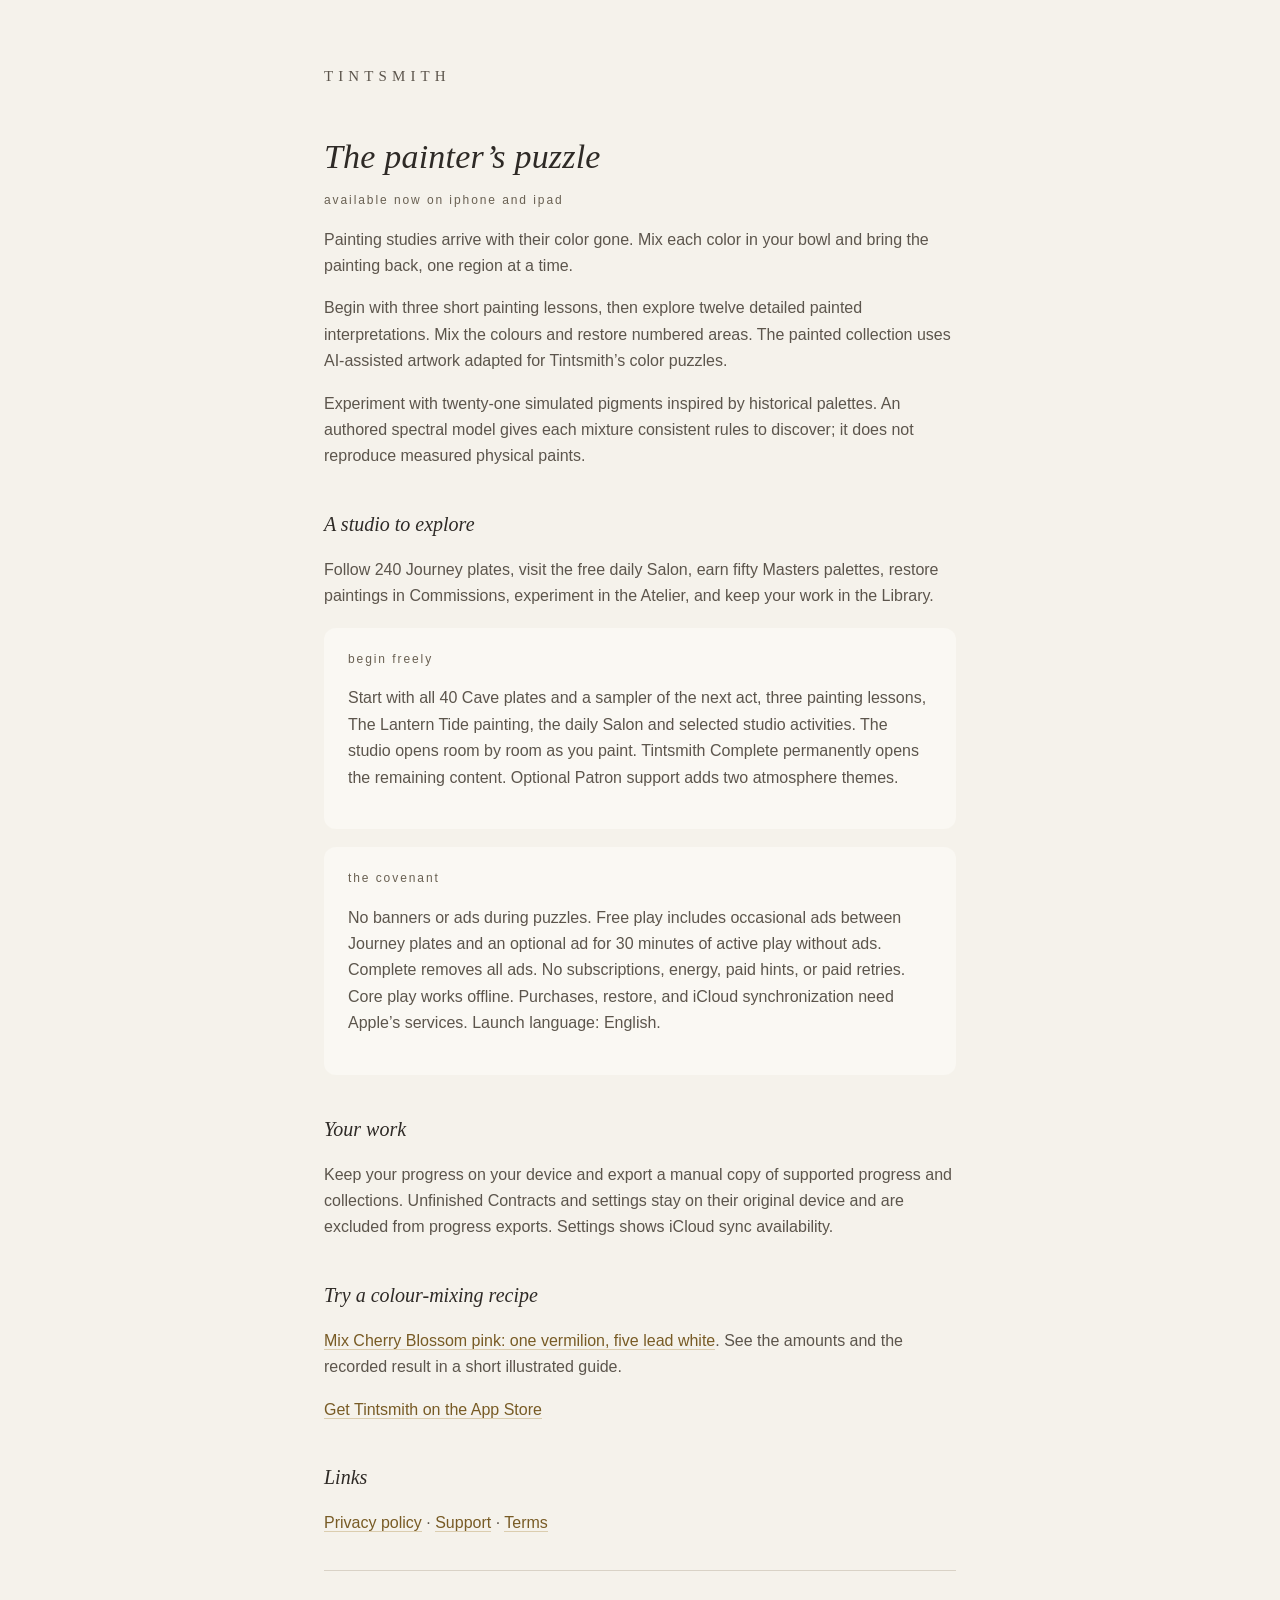
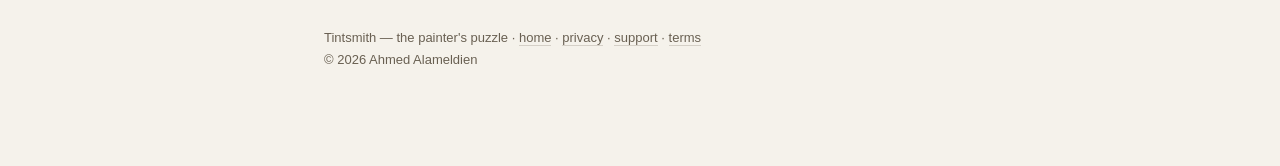
<file: index.html>
<!doctype html><html lang="en"><head>
<meta charset="utf-8"><meta name="viewport" content="width=device-width,initial-scale=1">
<title>Tintsmith · The Painter's Puzzle</title><link rel="stylesheet" href="./_style.css">
</head><body><main class="wrap">
<p class="mark">Tintsmith</p>
<h1>The painter’s puzzle</h1>
<p class="label">Available now on iPhone and iPad</p>
<p>Painting studies arrive with their color gone. Mix each color in your bowl and bring the painting back, one region at a time.</p>
<p>Begin with three short painting lessons, then explore twelve detailed painted interpretations. Mix the colours and restore numbered areas. The painted collection uses AI-assisted artwork adapted for Tintsmith’s color puzzles.</p>
<p>Experiment with twenty-one simulated pigments inspired by historical palettes. An authored spectral model gives each mixture consistent rules to discover; it does not reproduce measured physical paints.</p>
<h2>A studio to explore</h2>
<p>Follow 240 Journey plates, visit the free daily Salon, earn fifty Masters palettes, restore paintings in Commissions, experiment in the Atelier, and keep your work in the Library.</p>
<div class="card"><p class="label">begin freely</p>
<p>Start with all 40 Cave plates and a sampler of the next act, three painting lessons, The Lantern Tide painting, the daily Salon and selected studio activities. The studio opens room by room as you paint. Tintsmith Complete permanently opens the remaining content. Optional Patron support adds two atmosphere themes.</p></div>
<div class="card"><p class="label">the covenant</p>
<p>No banners or ads during puzzles. Free play includes occasional ads between Journey plates and an optional ad for 30 minutes of active play without ads. Complete removes all ads. No subscriptions, energy, paid hints, or paid retries. Core play works offline. Purchases, restore, and iCloud synchronization need Apple’s services. Launch language: English.</p></div>
<h2>Your work</h2>
<p>Keep your progress on your device and export a manual copy of supported progress and collections. Unfinished Contracts and settings stay on their original device and are excluded from progress exports. Settings shows iCloud sync availability.</p>
<h2>Try a colour-mixing recipe</h2>
<p><a href="./guides/cherry-blossom/">Mix Cherry Blossom pink: one vermilion, five lead white</a>. See the amounts and the recorded result in a short illustrated guide.</p>
<p><a href="https://apps.apple.com/app/id6820236077">Get Tintsmith on the App Store</a></p>
<h2>Links</h2>
<p><a href="./privacy/">Privacy policy</a> · <a href="./support/">Support</a> · <a href="./terms/">Terms</a></p>
<div class="rule"></div>
<footer>Tintsmith — the painter's puzzle · <a href="./">home</a> · <a href="./privacy/">privacy</a> · <a href="./support/">support</a> · <a href="./terms/">terms</a><br>© 2026 Ahmed Alameldien</footer>
</main></body></html>
</file>
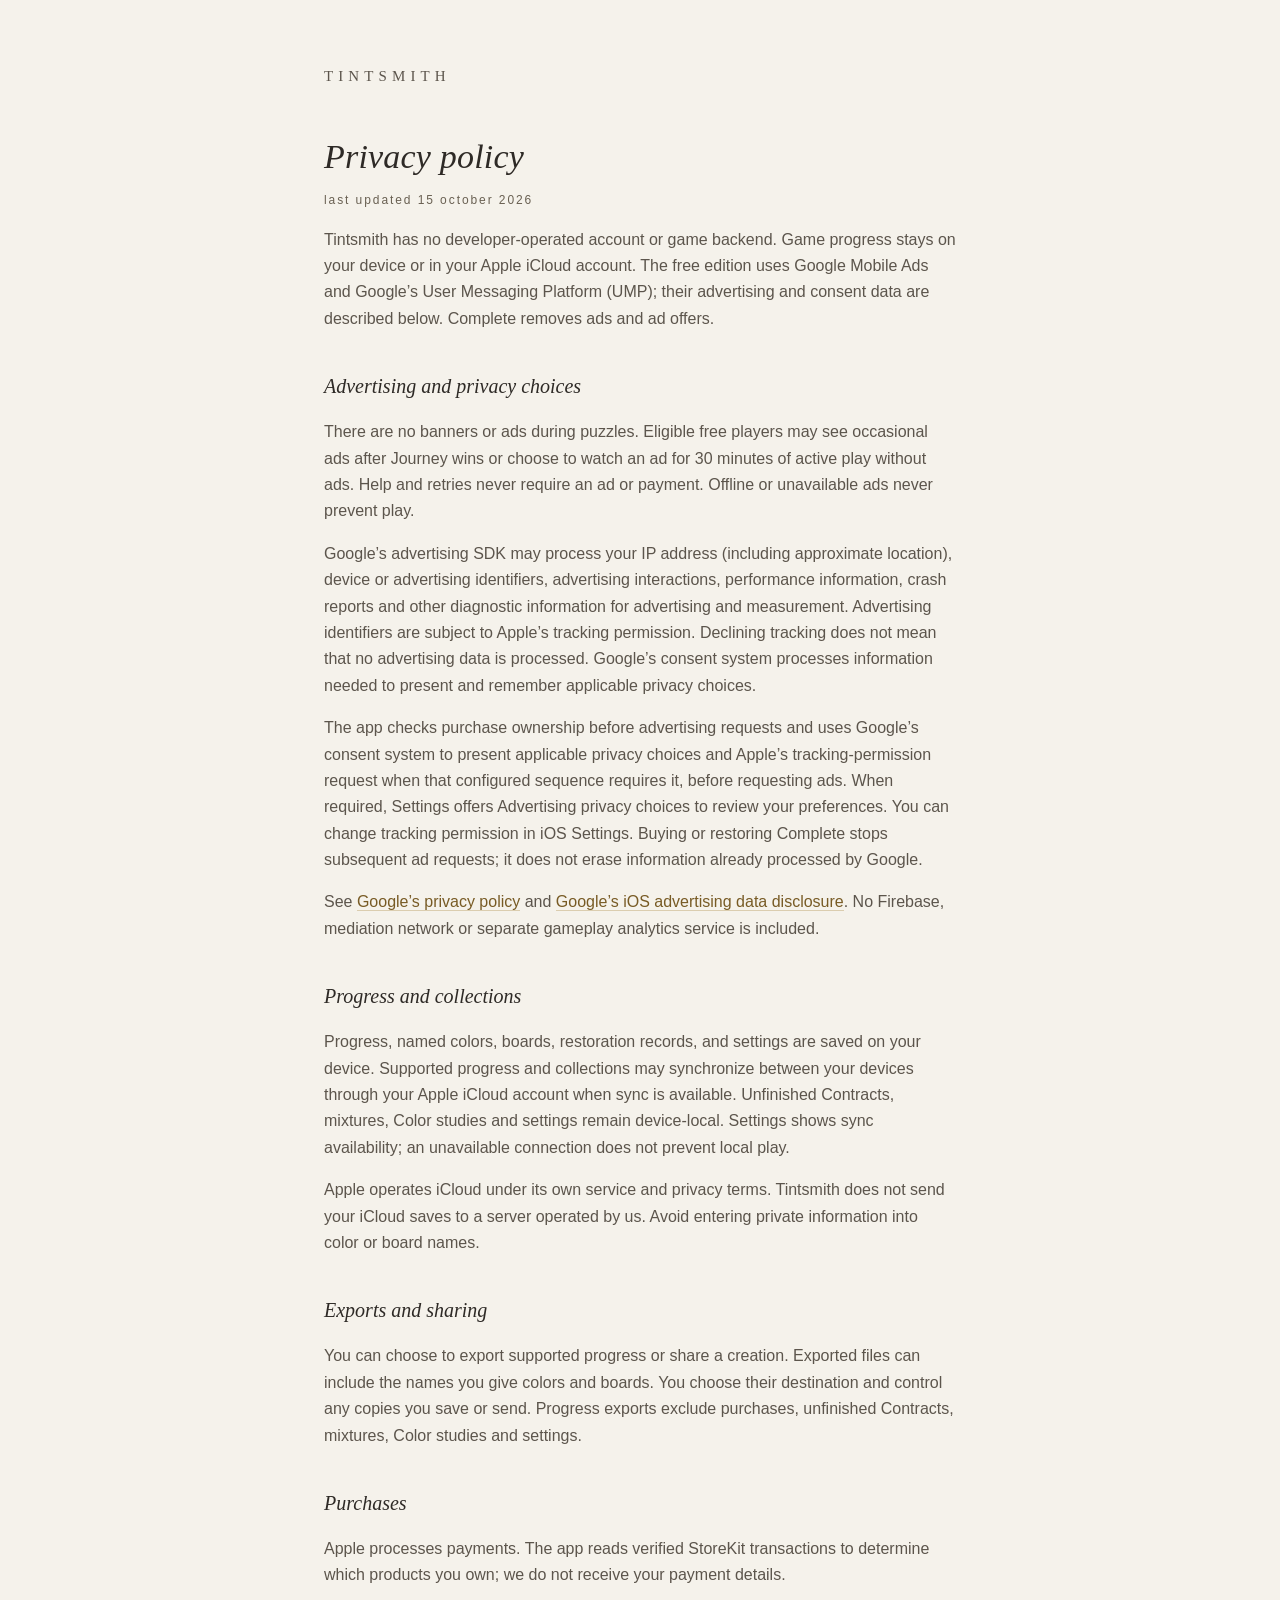
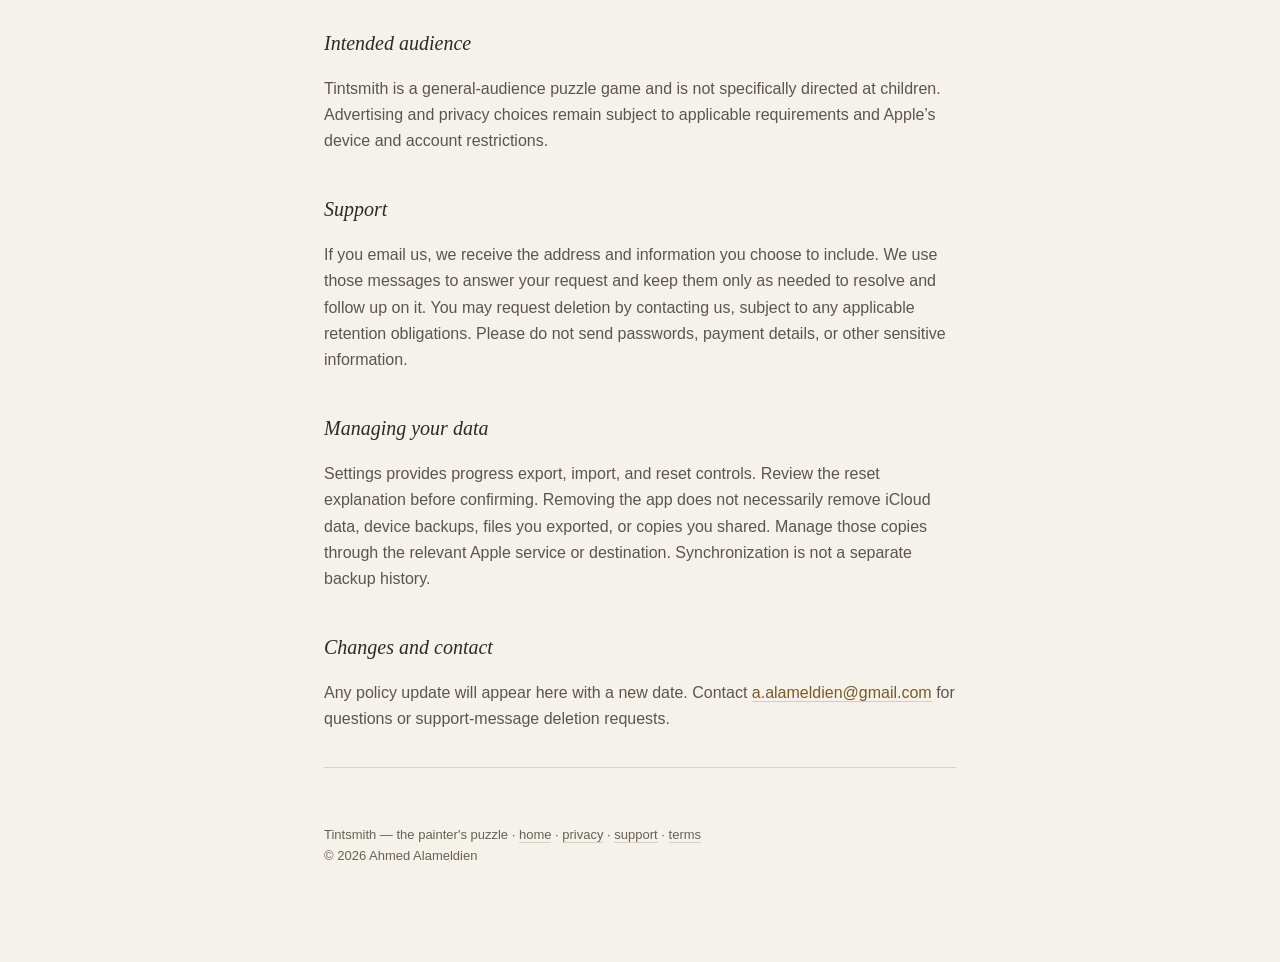
<file: privacy/index.html>
<!doctype html><html lang="en"><head>
<meta charset="utf-8"><meta name="viewport" content="width=device-width,initial-scale=1">
<title>Privacy Policy · Tintsmith</title><link rel="stylesheet" href="../_style.css">
</head><body><main class="wrap">
<p class="mark">Tintsmith</p><h1>Privacy policy</h1>
<p class="label">last updated 15 October 2026</p>
<p>Tintsmith has no developer-operated account or game backend. Game progress stays on your device or in your Apple iCloud account. The free edition uses Google Mobile Ads and Google’s User Messaging Platform (UMP); their advertising and consent data are described below. Complete removes ads and ad offers.</p>
<h2>Advertising and privacy choices</h2>
<p>There are no banners or ads during puzzles. Eligible free players may see occasional ads after Journey wins or choose to watch an ad for 30 minutes of active play without ads. Help and retries never require an ad or payment. Offline or unavailable ads never prevent play.</p>
<p>Google’s advertising SDK may process your IP address (including approximate location), device or advertising identifiers, advertising interactions, performance information, crash reports and other diagnostic information for advertising and measurement. Advertising identifiers are subject to Apple’s tracking permission. Declining tracking does not mean that no advertising data is processed. Google’s consent system processes information needed to present and remember applicable privacy choices.</p>
<p>The app checks purchase ownership before advertising requests and uses Google’s consent system to present applicable privacy choices and Apple’s tracking-permission request when that configured sequence requires it, before requesting ads. When required, Settings offers Advertising privacy choices to review your preferences. You can change tracking permission in iOS Settings. Buying or restoring Complete stops subsequent ad requests; it does not erase information already processed by Google.</p>
<p>See <a href="https://policies.google.com/privacy">Google’s privacy policy</a> and <a href="https://developers.google.com/admob/ios/privacy/data-disclosure">Google’s iOS advertising data disclosure</a>. No Firebase, mediation network or separate gameplay analytics service is included.</p>
<h2>Progress and collections</h2>
<p>Progress, named colors, boards, restoration records, and settings are saved on your device. Supported progress and collections may synchronize between your devices through your Apple iCloud account when sync is available. Unfinished Contracts, mixtures, Color studies and settings remain device-local. Settings shows sync availability; an unavailable connection does not prevent local play.</p>
<p>Apple operates iCloud under its own service and privacy terms. Tintsmith does not send your iCloud saves to a server operated by us. Avoid entering private information into color or board names.</p>
<h2>Exports and sharing</h2>
<p>You can choose to export supported progress or share a creation. Exported files can include the names you give colors and boards. You choose their destination and control any copies you save or send. Progress exports exclude purchases, unfinished Contracts, mixtures, Color studies and settings.</p>
<h2>Purchases</h2>
<p>Apple processes payments. The app reads verified StoreKit transactions to determine which products you own; we do not receive your payment details.</p>
<h2>Intended audience</h2>
<p>Tintsmith is a general-audience puzzle game and is not specifically directed at children. Advertising and privacy choices remain subject to applicable requirements and Apple’s device and account restrictions.</p>
<h2>Support</h2>
<p>If you email us, we receive the address and information you choose to include. We use those messages to answer your request and keep them only as needed to resolve and follow up on it. You may request deletion by contacting us, subject to any applicable retention obligations. Please do not send passwords, payment details, or other sensitive information.</p>
<h2>Managing your data</h2>
<p>Settings provides progress export, import, and reset controls. Review the reset explanation before confirming. Removing the app does not necessarily remove iCloud data, device backups, files you exported, or copies you shared. Manage those copies through the relevant Apple service or destination. Synchronization is not a separate backup history.</p>
<h2>Changes and contact</h2>
<p>Any policy update will appear here with a new date. Contact <a href="mailto:a.alameldien@gmail.com">a.alameldien@gmail.com</a> for questions or support-message deletion requests.</p>
<div class="rule"></div><footer>Tintsmith — the painter's puzzle · <a href="../">home</a> · <a href="../privacy/">privacy</a> · <a href="../support/">support</a> · <a href="../terms/">terms</a><br>© 2026 Ahmed Alameldien</footer>
</main></body></html>
</file>
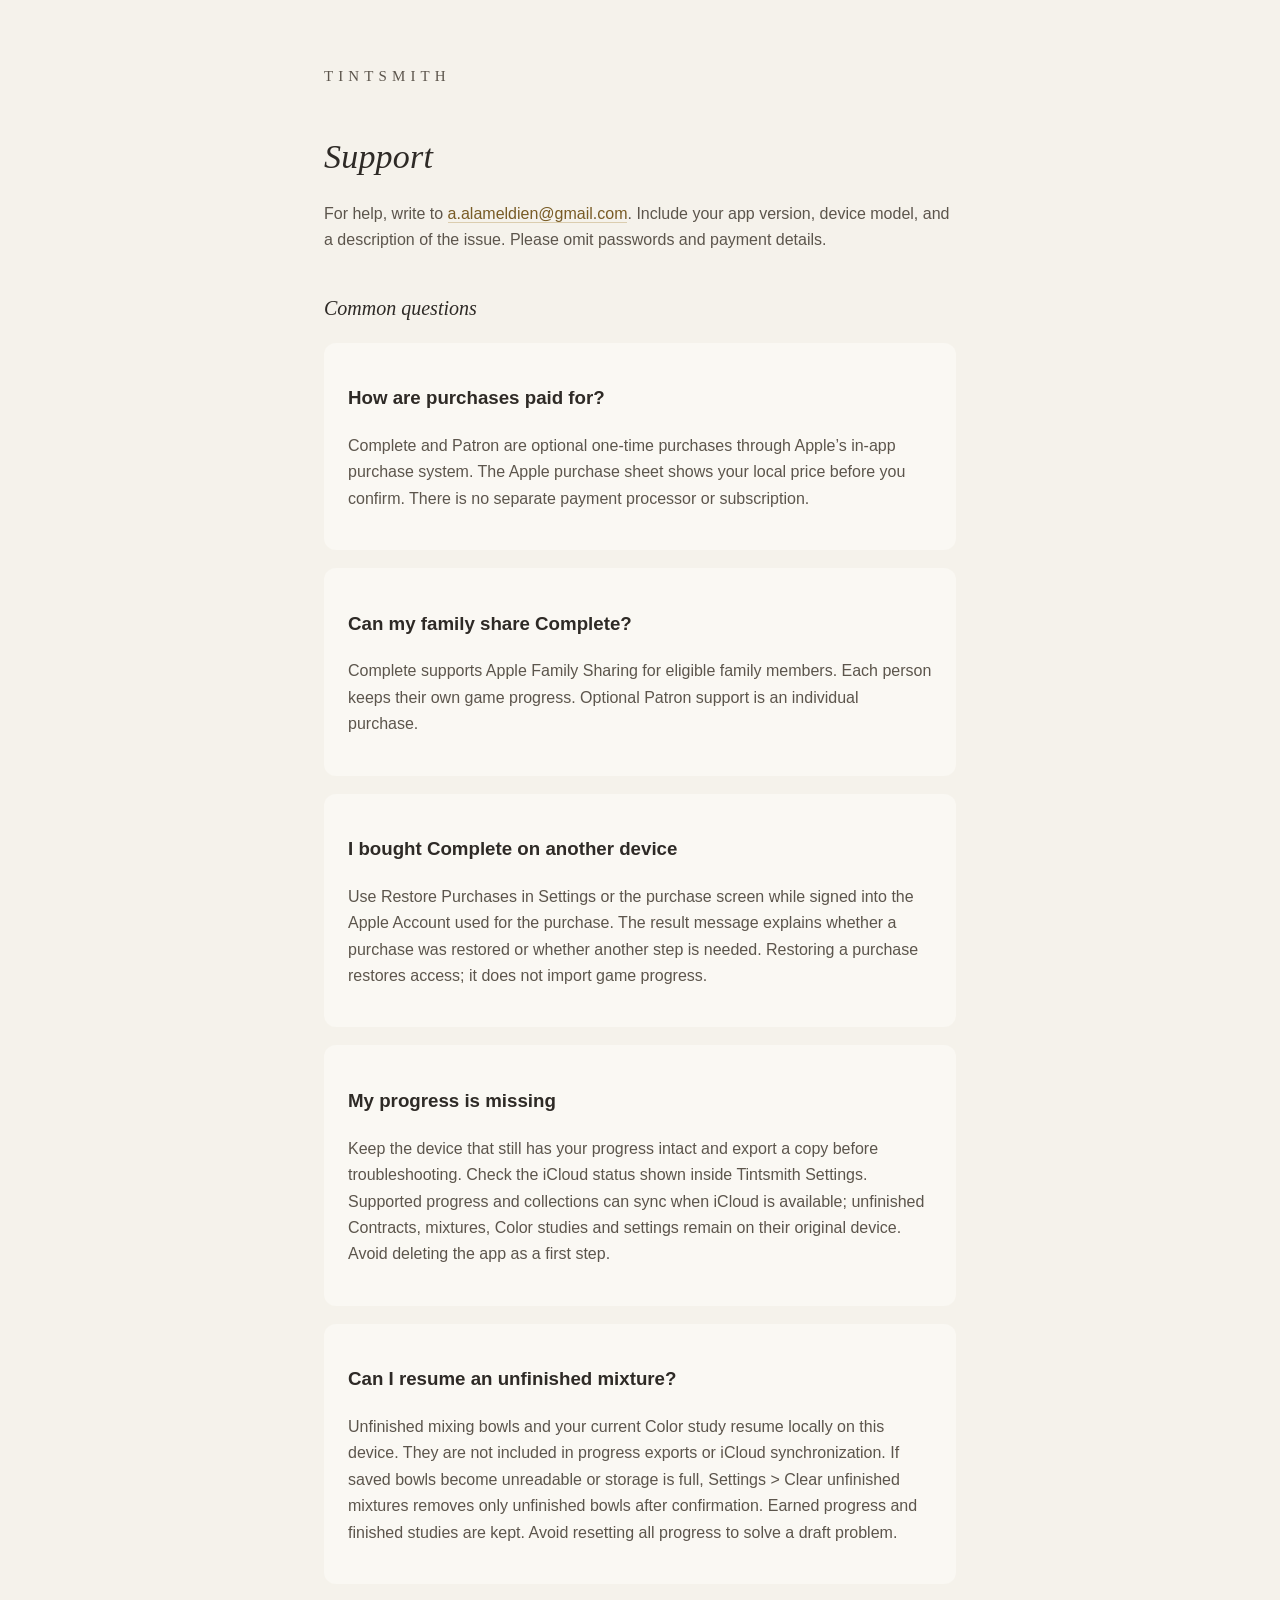
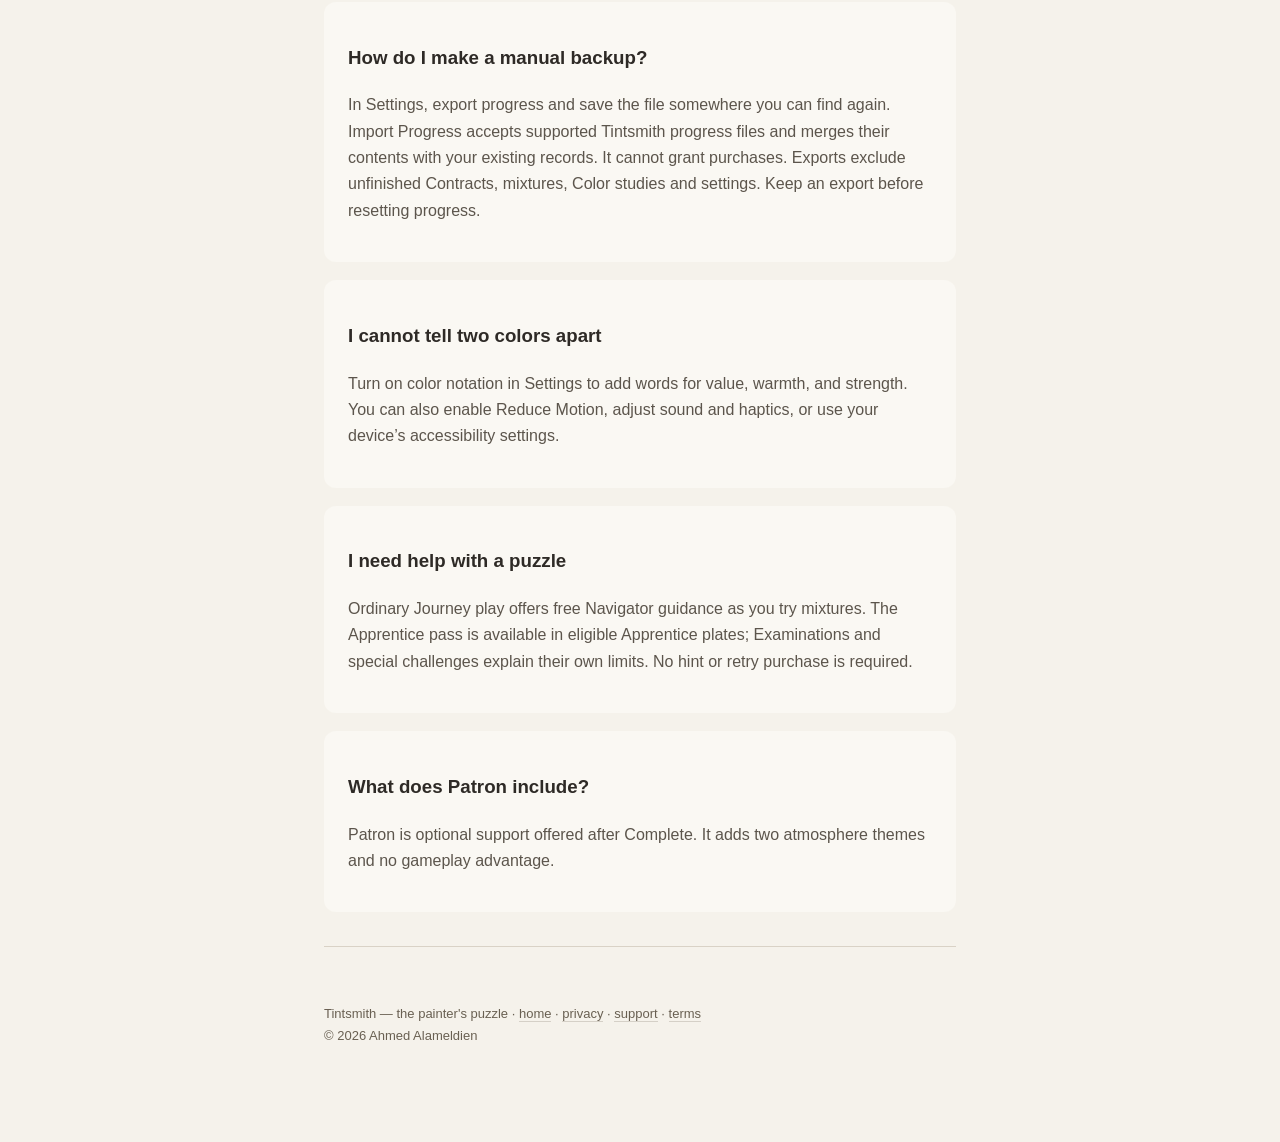
<file: support/index.html>
<!doctype html><html lang="en"><head>
<meta charset="utf-8"><meta name="viewport" content="width=device-width,initial-scale=1">
<title>Support · Tintsmith</title><link rel="stylesheet" href="../_style.css">
</head><body><main class="wrap">
<p class="mark">Tintsmith</p><h1>Support</h1>
<p>For help, write to <a href="mailto:a.alameldien@gmail.com">a.alameldien@gmail.com</a>. Include your app version, device model, and a description of the issue. Please omit passwords and payment details.</p>
<h2>Common questions</h2>
<div class="card"><h3>How are purchases paid for?</h3><p>Complete and Patron are optional one-time purchases through Apple’s in-app purchase system. The Apple purchase sheet shows your local price before you confirm. There is no separate payment processor or subscription.</p></div>
<div class="card"><h3>Can my family share Complete?</h3><p>Complete supports Apple Family Sharing for eligible family members. Each person keeps their own game progress. Optional Patron support is an individual purchase.</p></div>
<div class="card"><h3>I bought Complete on another device</h3><p>Use Restore Purchases in Settings or the purchase screen while signed into the Apple Account used for the purchase. The result message explains whether a purchase was restored or whether another step is needed. Restoring a purchase restores access; it does not import game progress.</p></div>
<div class="card"><h3>My progress is missing</h3><p>Keep the device that still has your progress intact and export a copy before troubleshooting. Check the iCloud status shown inside Tintsmith Settings. Supported progress and collections can sync when iCloud is available; unfinished Contracts, mixtures, Color studies and settings remain on their original device. Avoid deleting the app as a first step.</p></div>
<div class="card"><h3>Can I resume an unfinished mixture?</h3><p>Unfinished mixing bowls and your current Color study resume locally on this device. They are not included in progress exports or iCloud synchronization. If saved bowls become unreadable or storage is full, Settings &gt; Clear unfinished mixtures removes only unfinished bowls after confirmation. Earned progress and finished studies are kept. Avoid resetting all progress to solve a draft problem.</p></div>
<div class="card"><h3>How do I make a manual backup?</h3><p>In Settings, export progress and save the file somewhere you can find again. Import Progress accepts supported Tintsmith progress files and merges their contents with your existing records. It cannot grant purchases. Exports exclude unfinished Contracts, mixtures, Color studies and settings. Keep an export before resetting progress.</p></div>
<div class="card"><h3>I cannot tell two colors apart</h3><p>Turn on color notation in Settings to add words for value, warmth, and strength. You can also enable Reduce Motion, adjust sound and haptics, or use your device’s accessibility settings.</p></div>
<div class="card"><h3>I need help with a puzzle</h3><p>Ordinary Journey play offers free Navigator guidance as you try mixtures. The Apprentice pass is available in eligible Apprentice plates; Examinations and special challenges explain their own limits. No hint or retry purchase is required.</p></div>
<div class="card"><h3>What does Patron include?</h3><p>Patron is optional support offered after Complete. It adds two atmosphere themes and no gameplay advantage.</p></div>
<div class="rule"></div><footer>Tintsmith — the painter's puzzle · <a href="../">home</a> · <a href="../privacy/">privacy</a> · <a href="../support/">support</a> · <a href="../terms/">terms</a><br>© 2026 Ahmed Alameldien</footer>
</main></body></html>
</file>
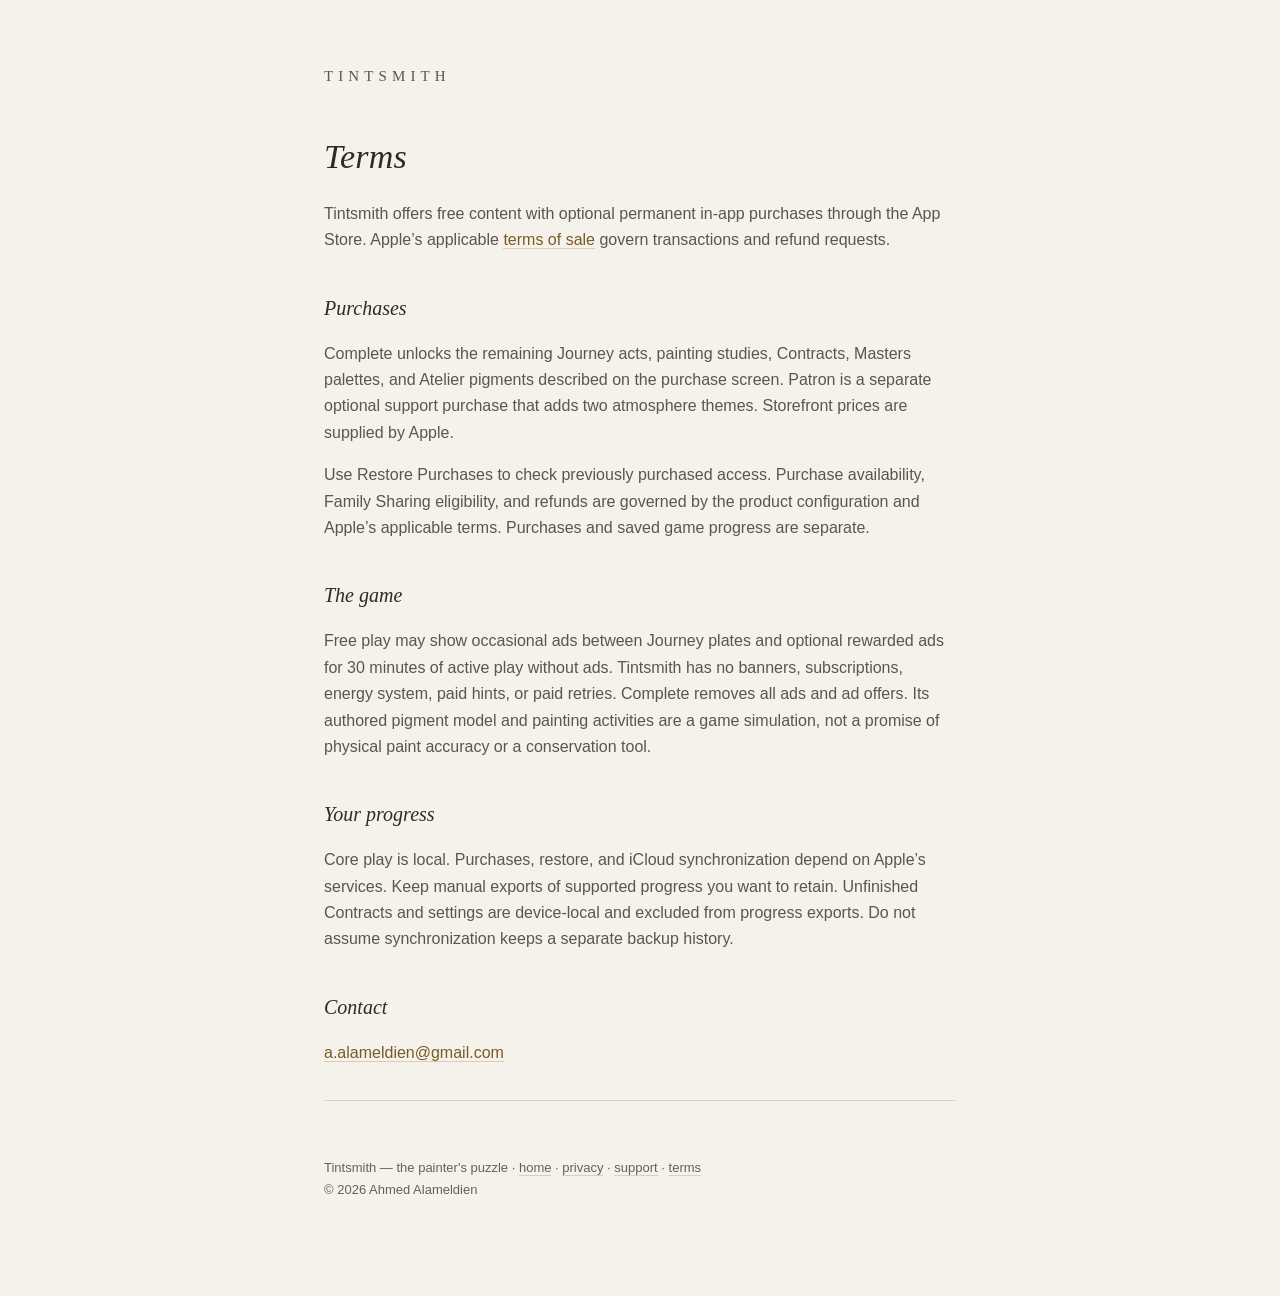
<file: terms/index.html>
<!doctype html><html lang="en"><head>
<meta charset="utf-8"><meta name="viewport" content="width=device-width,initial-scale=1">
<title>Terms · Tintsmith</title><link rel="stylesheet" href="../_style.css">
</head><body><main class="wrap">
<p class="mark">Tintsmith</p><h1>Terms</h1>
<p>Tintsmith offers free content with optional permanent in-app purchases through the App Store. Apple’s applicable <a href="https://www.apple.com/legal/internet-services/itunes/">terms of sale</a> govern transactions and refund requests.</p>
<h2>Purchases</h2>
<p>Complete unlocks the remaining Journey acts, painting studies, Contracts, Masters palettes, and Atelier pigments described on the purchase screen. Patron is a separate optional support purchase that adds two atmosphere themes. Storefront prices are supplied by Apple.</p>
<p>Use Restore Purchases to check previously purchased access. Purchase availability, Family Sharing eligibility, and refunds are governed by the product configuration and Apple’s applicable terms. Purchases and saved game progress are separate.</p>
<h2>The game</h2>
<p>Free play may show occasional ads between Journey plates and optional rewarded ads for 30 minutes of active play without ads. Tintsmith has no banners, subscriptions, energy system, paid hints, or paid retries. Complete removes all ads and ad offers. Its authored pigment model and painting activities are a game simulation, not a promise of physical paint accuracy or a conservation tool.</p>
<h2>Your progress</h2>
<p>Core play is local. Purchases, restore, and iCloud synchronization depend on Apple’s services. Keep manual exports of supported progress you want to retain. Unfinished Contracts and settings are device-local and excluded from progress exports. Do not assume synchronization keeps a separate backup history.</p>
<h2>Contact</h2><p><a href="mailto:a.alameldien@gmail.com">a.alameldien@gmail.com</a></p>
<div class="rule"></div><footer>Tintsmith — the painter's puzzle · <a href="../">home</a> · <a href="../privacy/">privacy</a> · <a href="../support/">support</a> · <a href="../terms/">terms</a><br>© 2026 Ahmed Alameldien</footer>
</main></body></html>
</file>
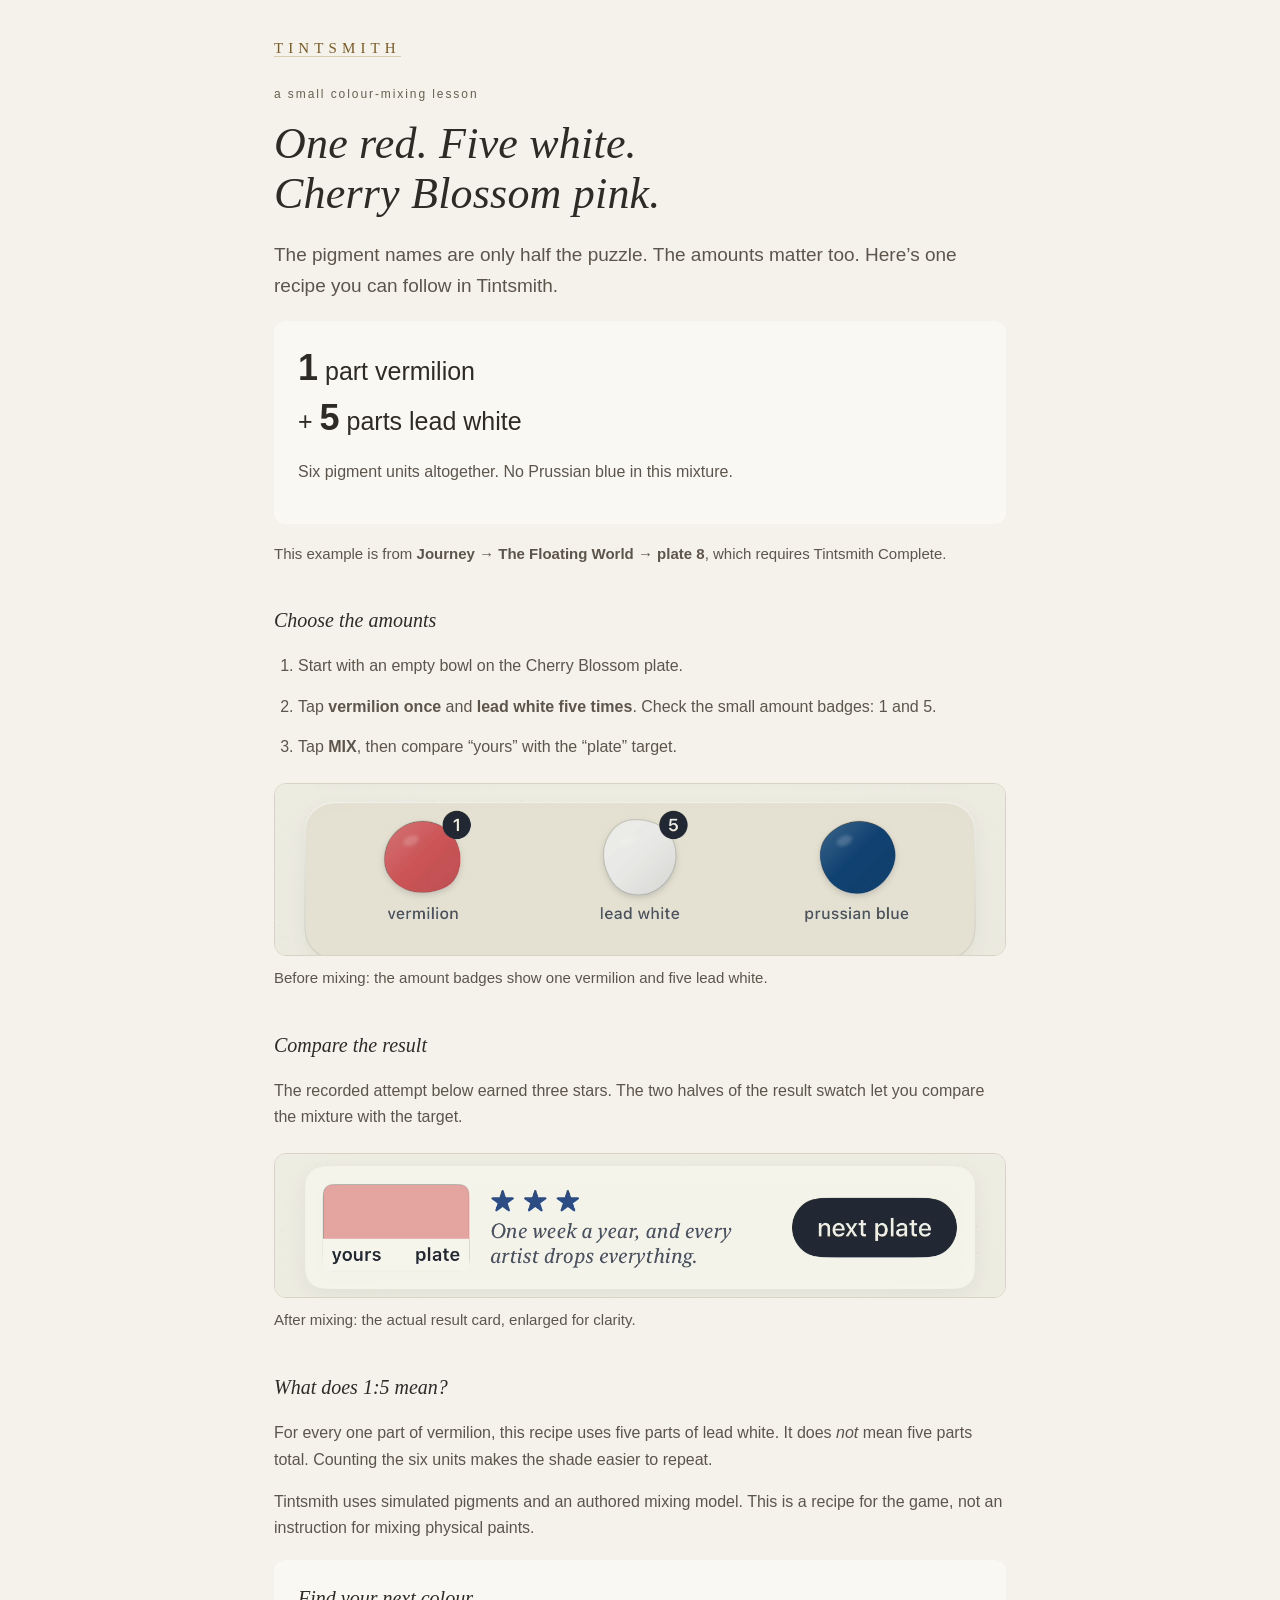
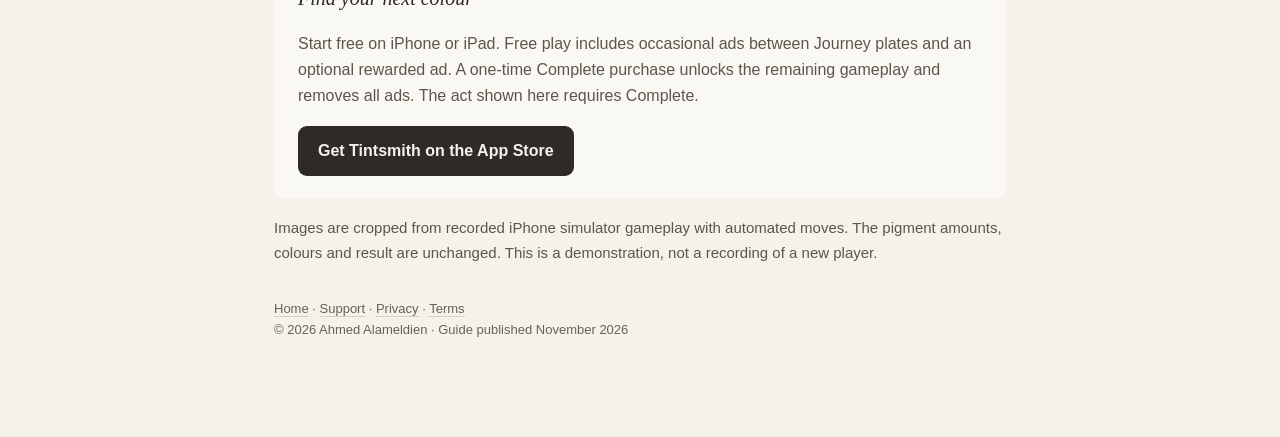
<file: guides/cherry-blossom/index.html>
<!doctype html>
<html lang="en"><head>
<meta charset="utf-8"><meta name="viewport" content="width=device-width,initial-scale=1">
<title>How to mix Cherry Blossom pink · Tintsmith</title>
<meta name="description" content="One part vermilion, five parts lead white. Follow a verified Tintsmith recipe with recorded gameplay showing the pigment amounts and pink result.">
<link rel="canonical" href="https://gaborandi.github.io/tintsmith-site/guides/cherry-blossom/">
<link rel="stylesheet" href="../../_style.css">
<style>
.wrap{max-width:780px;padding-top:36px}.mark{margin-bottom:24px}h1{font-size:clamp(30px,6vw,44px);line-height:1.14;margin:14px 0 20px}a:focus-visible{outline:3px solid currentColor;outline-offset:5px}.intro{font-size:19px}.recipe{font-size:25px;line-height:1.4;color:var(--ink);margin:0}.recipe strong{font-size:36px}figure{margin:22px 0}svg{display:block;width:100%;height:auto;border:1px solid var(--rule);border-radius:12px;background:var(--card)}figcaption{font-size:15px;color:var(--soft);margin-top:10px}li{margin:14px 0}ol{padding-left:24px}.cta{display:inline-block;background:var(--ink);color:var(--paper);padding:12px 20px;border-radius:9px;font-weight:600;border:0}.note{font-size:15px}footer{margin-top:32px}
</style></head><body><main class="wrap">
<p class="mark"><a href="../../">Tintsmith</a></p>
<p class="label">A small colour-mixing lesson</p>
<h1>One red. Five white.<br>Cherry Blossom pink.</h1>
<p class="intro">The pigment names are only half the puzzle. The amounts matter too. Here’s one recipe you can follow in Tintsmith.</p>
<div class="card"><p class="recipe"><strong>1</strong> part vermilion<br>+ <strong>5</strong> parts lead white</p><p>Six pigment units altogether. No Prussian blue in this mixture.</p></div>
<p class="note">This example is from <strong>Journey → The Floating World → plate 8</strong>, which requires Tintsmith Complete.</p>
<h2>Choose the amounts</h2>
<ol><li>Start with an empty bowl on the Cherry Blossom plate.</li><li>Tap <strong>vermilion once</strong> and <strong>lead white five times</strong>. Check the small amount badges: 1 and 5.</li><li>Tap <strong>MIX</strong>, then compare “yours” with the “plate” target.</li></ol>
<figure>
<svg viewBox="0 1950 1320 310" role="img" aria-labelledby="amounts-title"><title id="amounts-title">Recorded pigment tray: vermilion has a 1 badge, lead white a 5 badge, and Prussian blue is unused.</title><image href="amounts.png" width="1320" height="2868"/></svg>
<figcaption>Before mixing: the amount badges show one vermilion and five lead white.</figcaption>
</figure>
<h2>Compare the result</h2>
<p>The recorded attempt below earned three stars. The two halves of the result swatch let you compare the mixture with the target.</p>
<figure>
<svg viewBox="0 1560 1320 260" role="img" aria-labelledby="result-title"><title id="result-title">Recorded Cherry Blossom result: matching pink swatches labelled yours and plate, with three stars.</title><image href="result.png" width="1320" height="2868"/></svg>
<figcaption>After mixing: the actual result card, enlarged for clarity.</figcaption>
</figure>
<h2>What does 1:5 mean?</h2>
<p>For every one part of vermilion, this recipe uses five parts of lead white. It does <em>not</em> mean five parts total. Counting the six units makes the shade easier to repeat.</p>
<p>Tintsmith uses simulated pigments and an authored mixing model. This is a recipe for the game, not an instruction for mixing physical paints.</p>
<div class="card"><h2 style="margin-top:0">Find your next colour</h2><p>Start free on iPhone or iPad. Free play includes occasional ads between Journey plates and an optional rewarded ad. A one-time Complete purchase unlocks the remaining gameplay and removes all ads. The act shown here requires Complete.</p><a class="cta" href="https://apps.apple.com/app/id6820236077">Get Tintsmith on the App Store</a></div>
<p class="note">Images are cropped from recorded iPhone simulator gameplay with automated moves. The pigment amounts, colours and result are unchanged. This is a demonstration, not a recording of a new player.</p>
<footer><a href="../../">Home</a> · <a href="../../support/">Support</a> · <a href="../../privacy/">Privacy</a> · <a href="../../terms/">Terms</a><br>© 2026 Ahmed Alameldien · Guide published November 2026</footer>
</main></body></html>
</file>
<file: _style.css>
:root{--paper:#f5f2eb;--card:#faf8f3;--ink:#2e2a26;--soft:#5c554c;--faint:#696052;--gold:#785b25;--rule:#d9d2c6}
*{box-sizing:border-box}
body{margin:0;background:var(--paper);color:var(--ink);
  font:16px/1.65 -apple-system,BlinkMacSystemFont,"Segoe UI",Helvetica,Arial,sans-serif;
  -webkit-font-smoothing:antialiased}
.wrap{max-width:680px;margin:0 auto;padding:64px 24px 96px}
h1{font-family:Georgia,"Times New Roman",serif;font-style:italic;font-weight:500;
  font-size:34px;letter-spacing:.2px;margin:0 0 6px}
.mark{font-family:Georgia,serif;letter-spacing:.34em;text-transform:uppercase;
  font-size:15px;color:var(--soft);margin:0 0 40px}
h2{font-family:Georgia,serif;font-style:italic;font-weight:500;font-size:20px;margin:38px 0 10px}
p,li{color:var(--soft)}
a{color:var(--gold);text-decoration:none;border-bottom:1px solid rgba(168,134,63,.35)}
a:hover{border-bottom-color:var(--gold)}
.rule{height:1px;background:var(--rule);margin:34px 0}
.card{background:var(--card);border-radius:12px;padding:22px 24px;margin:18px 0}
.label{text-transform:lowercase;letter-spacing:.16em;font-size:12px;color:var(--faint);margin:0 0 8px}
footer{margin-top:56px;font-size:13px;color:var(--faint)}
footer a{color:var(--faint);border-bottom-color:rgba(139,130,118,.3)}
@media(prefers-color-scheme:dark){
  :root{--paper:#17150f;--card:#1f1c16;--ink:#efe9dd;--soft:#c3bbac;--faint:#aaa18f;--gold:#c4a159;--rule:#2f2b23}
}
</file>
